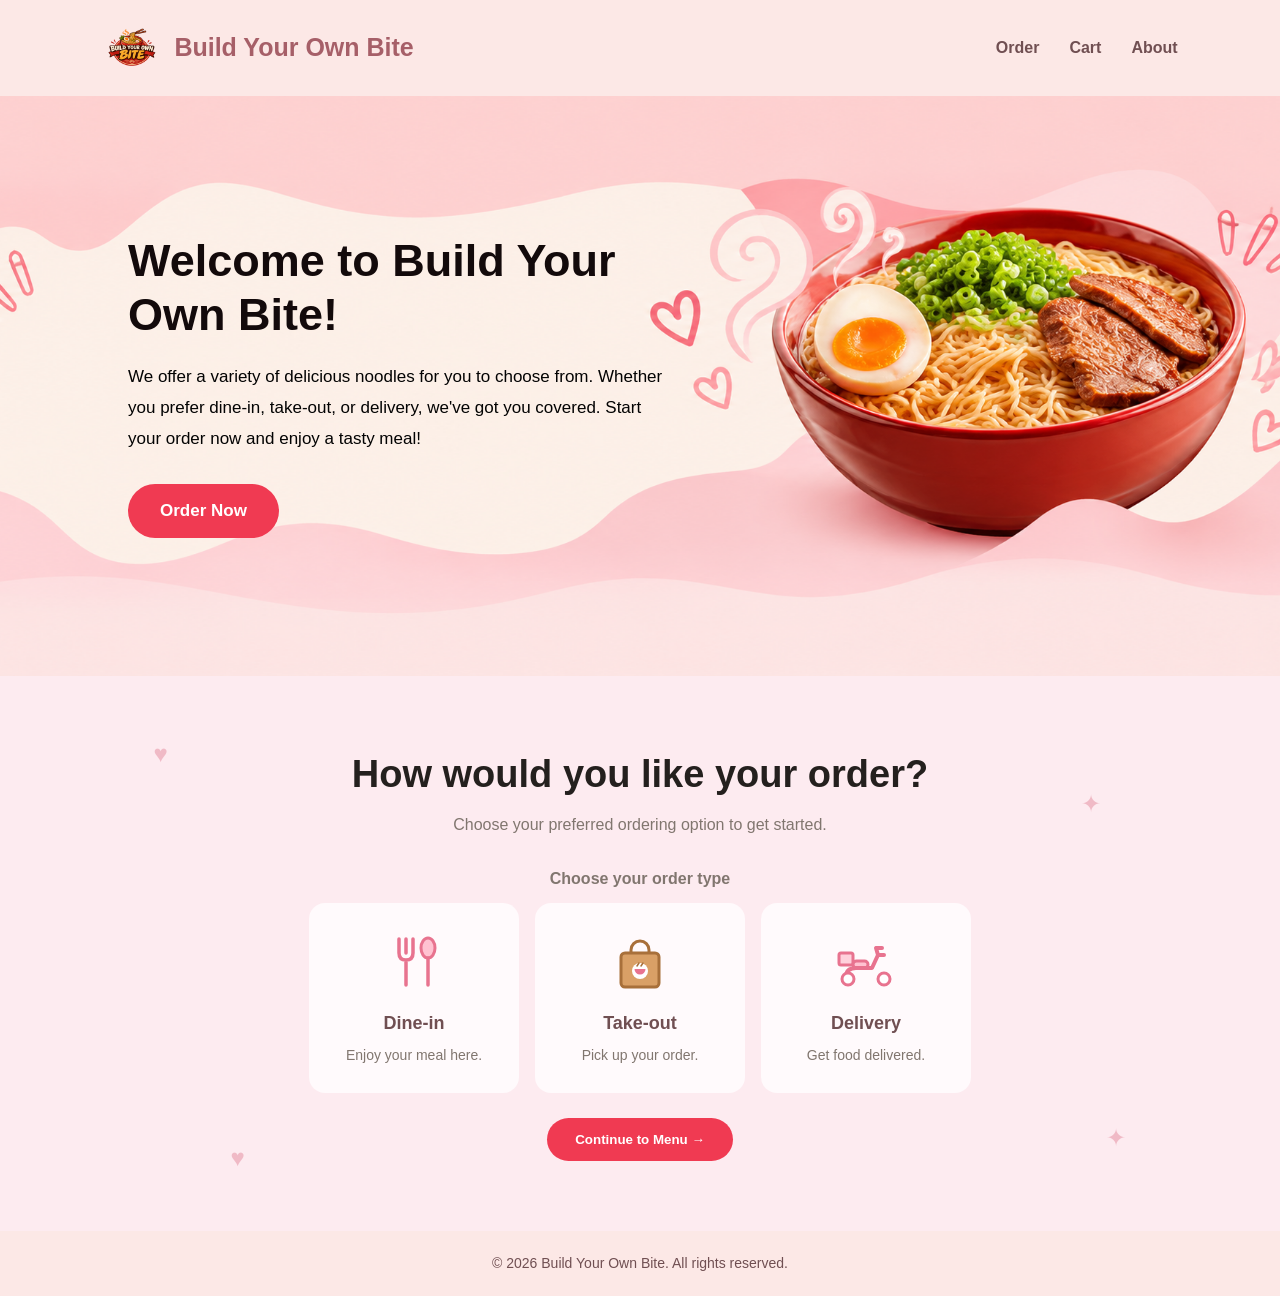
<file: index.html>
<!DOCTYPE html>
<html lang="en">
<head>
    <meta charset="UTF-8">
    <meta name="viewport" content="width=device-width, initial-scale=1.0">
    <title>Build Your Own Bite</title>
    <link rel="stylesheet" href="styles.css">
</head>

<body class="home">

    <!-- Navigation Bar -->
    <header>
        <nav class="navbar">

            <div class="brand">
                <img src="images/LOGO.png" alt="Build Your Own Bite Logo">
                <h2 class="logo">Build Your Own Bite</h2>
            </div>

            <ul>
                <li><a href="order.html">Order</a></li>
                <li><a href="cart.html">Cart</a></li>
                <li><a href="about.html">About</a></li>
            </ul>

        </nav>
    </header>


    <!-- Main / Welcome Section -->
    <section class="main">

        <div class="main-content">

            <h1>Welcome to Build Your Own Bite!</h1>

            <p>
                We offer a variety of delicious noodles for you to choose from.
                Whether you prefer dine-in, take-out, or delivery, we've got you covered.
                Start your order now and enjoy a tasty meal!
            </p>

            <a href="#start-order" class="order-btn">
                Order Now
            </a>

        </div>

    </section>


    <!-- Choose Order Type Section -->
    <section class="start-order" id="start-order">

        <span class="deco deco-1" aria-hidden="true">♥</span>
        <span class="deco deco-2" aria-hidden="true">✦</span>
        <span class="deco deco-3" aria-hidden="true">♥</span>
        <span class="deco deco-4" aria-hidden="true">✦</span>

        <h2>How would you like your order?</h2>

        <p class="start-subtitle">
            Choose your preferred ordering option to get started.
        </p>

        <fieldset id="order-type">

            <legend>Choose your order type</legend>

            <div class="option-row">

                <!-- DINE-IN -->
                <label class="option-card">

                    <input type="radio"
                           id="dine-in"
                           name="orderType"
                           value="dine-in">

                    <span class="option-icon">

                        <svg width="64" height="64" viewBox="0 0 64 64" aria-hidden="true">

                            <path d="M17 8V22M24 8V22M31 8V22M17 22Q17 29 24 29Q31 29 31 22M24 29V54"
                                  fill="none"
                                  stroke="#e8738f"
                                  stroke-width="3.5"
                                  stroke-linecap="round"
                                  stroke-linejoin="round"/>

                            <ellipse cx="46" cy="17" rx="7" ry="10"
                                     fill="#ffc2d1"
                                     stroke="#e8738f"
                                     stroke-width="3"/>

                            <path d="M46 27V54"
                                  stroke="#e8738f"
                                  stroke-width="3.5"
                                  stroke-linecap="round"/>

                        </svg>

                    </span>

                    <span class="option-label">Dine-in</span>
                    <span class="option-desc">Enjoy your meal here.</span>

                </label>


                <!-- TAKE-OUT -->
                <label class="option-card">

                    <input type="radio"
                           id="take-out"
                           name="orderType"
                           value="take-out">

                    <span class="option-icon">

                        <svg width="64" height="64" viewBox="0 0 64 64" aria-hidden="true">

                            <path d="M23 24V19A9 9 0 0 1 41 19V24"
                                  fill="none"
                                  stroke="#a8703a"
                                  stroke-width="3"
                                  stroke-linecap="round"/>

                            <rect x="13" y="22" width="38" height="34" rx="4"
                                  fill="#d9a066"
                                  stroke="#a8703a"
                                  stroke-width="3"/>

                            <circle cx="32" cy="40" r="8" fill="#fff"/>

                            <path d="M26.5 38H37.5A5.5 5.5 0 0 1 26.5 38Z"
                                  fill="#e8738f"/>

                            <path d="M29 35L31 32M33 35L35 32"
                                  stroke="#a8703a"
                                  stroke-width="1.5"
                                  stroke-linecap="round"/>

                        </svg>

                    </span>

                    <span class="option-label">Take-out</span>
                    <span class="option-desc">Pick up your order.</span>

                </label>


                <!-- DELIVERY -->
                <label class="option-card">

                    <input type="radio"
                           id="delivery"
                           name="orderType"
                           value="delivery">

                    <span class="option-icon">

                        <svg width="64" height="64" viewBox="0 0 64 64" aria-hidden="true">

                            <rect x="5" y="22" width="14" height="12" rx="2"
                                  fill="#ffd1dc"
                                  stroke="#e8738f"
                                  stroke-width="3"/>

                            <rect x="19" y="30" width="15" height="7" rx="3.5"
                                  fill="#ffc2d1"
                                  stroke="#e8738f"
                                  stroke-width="3"/>

                            <path d="M12 46Q12 37 22 37H38L44 24H50M44 24L42 17H48"
                                  fill="none"
                                  stroke="#e8738f"
                                  stroke-width="4"
                                  stroke-linecap="round"
                                  stroke-linejoin="round"/>

                            <circle cx="14" cy="48" r="6"
                                    fill="#fff"
                                    stroke="#e8738f"
                                    stroke-width="3"/>

                            <circle cx="50" cy="48" r="6"
                                    fill="#fff"
                                    stroke="#e8738f"
                                    stroke-width="3"/>

                        </svg>

                    </span>

                    <span class="option-label">Delivery</span>
                    <span class="option-desc">Get food delivered.</span>

                </label>

            </div>

        </fieldset>


        <!-- Delivery Address -->
        <div id="address-section" hidden>

            <label for="address">Delivery address</label>

            <input type="text"
                   id="address"
                   name="address"
                   placeholder="Enter street, barangay, and city"
                   autocomplete="street-address">

        </div>


        <!-- Continue Button -->
        <button type="button" id="continue-btn">
            Continue to Menu →
        </button>

        <p id="home-message"></p>

    </section>


    <!-- Footer -->
    <footer>
        <p>&copy; 2026 Build Your Own Bite. All rights reserved.</p>
    </footer>

    <script>
        const continueButton = document.getElementById('continue-btn');
        const homeMessage = document.getElementById('home-message');
        const addressSection = document.getElementById('address-section');
        const addressInput = document.getElementById('address');
        const orderTypeOptions = document.querySelectorAll('input[name="orderType"]');

        orderTypeOptions.forEach(function (option) {
            option.addEventListener('change', function () {
                const isDelivery = option.value === 'delivery';
                addressSection.hidden = !isDelivery;
                addressInput.required = isDelivery;
                homeMessage.textContent = '';
            });
        });

        continueButton.addEventListener('click', function () {
            const selectedOrderType = document.querySelector('input[name="orderType"]:checked');

            if (selectedOrderType === null) {
                homeMessage.textContent = 'Please choose your order type first.';
                homeMessage.style.color = '#d0374a';
                return;
            }

            if (selectedOrderType.value === 'delivery' && addressInput.value.trim() === '') {
                homeMessage.textContent = 'Please enter your delivery address.';
                homeMessage.style.color = '#d0374a';
                addressInput.focus();
                return;
            }

            localStorage.setItem('orderType', selectedOrderType.value);
            if (selectedOrderType.value === 'delivery') {
                sessionStorage.setItem('deliveryAddress', addressInput.value.trim());
            } else {
                sessionStorage.removeItem('deliveryAddress');
            }
            window.location.href = 'order.html#noodles';
        });
    </script>

</body>
</html>
</file>
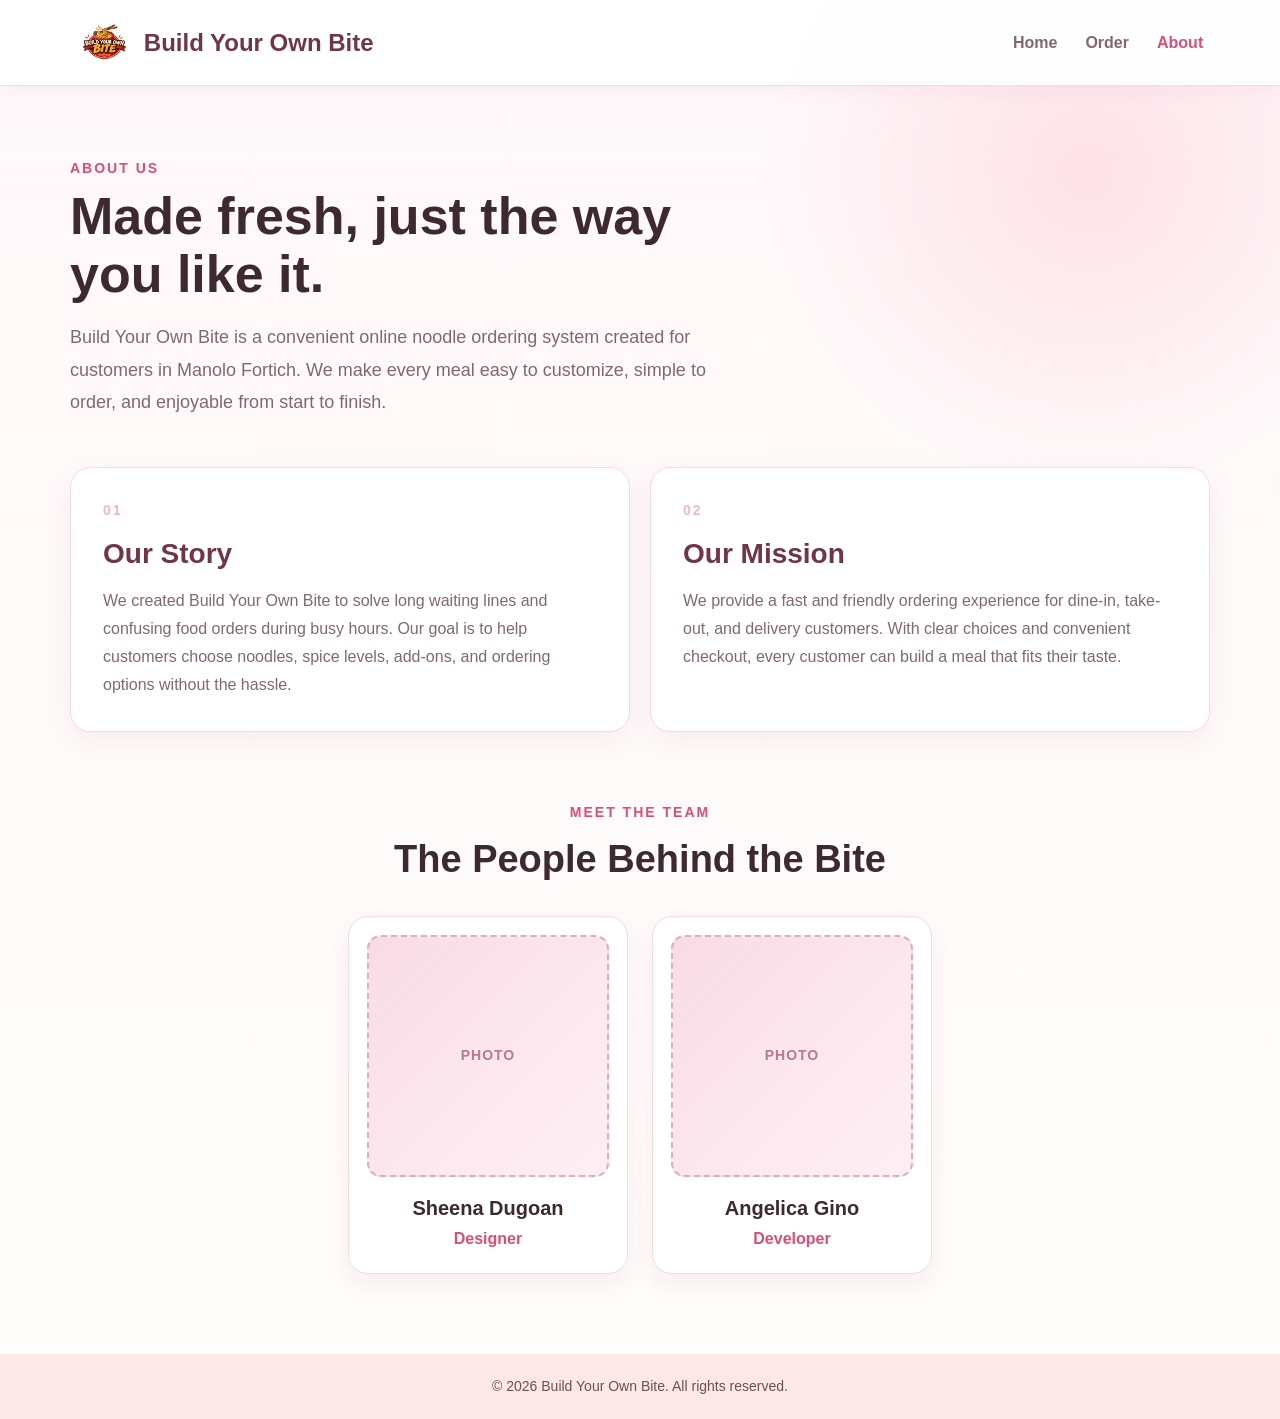
<file: about.html>
<!DOCTYPE html>
<html lang="en">
<head>
    <meta charset="UTF-8">
    <meta name="viewport" content="width=device-width, initial-scale=1.0">
    <title>About Us | Build Your Own Bite</title>
    <link rel="stylesheet" href="styles.css">
</head>
<body class="about-page">

    <header class="site-header">
        <a class="brand" href="index.html" aria-label="Build Your Own Bite home">
            <img src="images/LOGO.png" alt="Build Your Own Bite logo" class="site-logo">
            <span class="brand-name">Build Your Own Bite</span>
        </a>
        <nav class="about-nav" aria-label="Main navigation">
            <a href="index.html">Home</a>
            <a href="order.html">Order</a>
            <a class="active" href="about.html" aria-current="page">About</a>
        </nav>
    </header>

    <main>
        <section class="about-hero">
            <p class="eyebrow">ABOUT US</p>
            <h1>Made fresh, just the way you like it.</h1>
            <p class="about-intro">
                Build Your Own Bite is a convenient online noodle ordering system created
                for customers in Manolo Fortich. We make every meal easy to customize,
                simple to order, and enjoyable from start to finish.
            </p>
        </section>

        <section class="about-story" aria-labelledby="story-heading">
            <div class="story-card">
                <span class="story-number">01</span>
                <h2 id="story-heading">Our Story</h2>
                <p>
                    We created Build Your Own Bite to solve long waiting lines and confusing
                    food orders during busy hours. Our goal is to help customers choose
                    noodles, spice levels, add-ons, and ordering options without the hassle.
                </p>
            </div>

            <div class="story-card">
                <span class="story-number">02</span>
                <h2>Our Mission</h2>
                <p>
                    We provide a fast and friendly ordering experience for dine-in,
                    take-out, and delivery customers. With clear choices and convenient
                    checkout, every customer can build a meal that fits their taste.
                </p>
            </div>
        </section>

        <section class="team-section" aria-labelledby="team-heading">
            <div class="team-heading">
                <p class="eyebrow">MEET THE TEAM</p>
                <h2 id="team-heading">The People Behind the Bite</h2>
            </div>

            <div class="team-grid">
                <article class="team-card">
                    <div class="team-photo" aria-label="Sheena Dugoan profile picture placeholder">
                        <span>Photo</span>
                    </div>
                    <h3>Sheena Dugoan</h3>
                    <p class="team-role">Designer</p>
                </article>

                <article class="team-card">
                    <div class="team-photo" aria-label="Angelica Gino profile picture placeholder">
                        <span>Photo</span>
                    </div>
                    <h3>Angelica Gino</h3>
                    <p class="team-role">Developer</p>
                </article>
            </div>
        </section>
    </main>

    <footer class="about-footer">
        <p>&copy; 2026 Build Your Own Bite. All rights reserved.</p>
    </footer>

</body>
</html>
</file>
<file: styles.css>
* {
    margin: 0;
    padding: 0;
    box-sizing: border-box;
    font-family: Arial, Helvetica, sans-serif;
}

html {
    scroll-behavior: smooth;
}

body {
    line-height: 1.5;
    background-color: #fff8f0;
    color: #24201e;
}

.home {
    min-height: 100vh;
    background-color: #fdebf0;
    color: #514342;
}

/* NAVIGATION BAR */
.home header {
    background: #fce8e6;
    padding: 18px 8%;
    box-shadow: 0 2px 10px rgba(120, 70, 70, 0.08);
}

.home .navbar {
    display: flex;
    justify-content: space-between;
    align-items: center;
}

/* BRAND LOGO */
.home .brand {
    display: flex;
    align-items: center;
    gap: 12px;
}

.home .brand img {
    width: 60px;
    height: 60px;
    object-fit: contain;
}

.home .logo {
    color: #a65f68;
    font-size: 25px;
    font-weight: bold;
}

/* NAVIGATION LINKS */
.home .navbar ul {
    display: flex;
    list-style: none;
    gap: 30px;
}

.home .navbar ul li a {
    text-decoration: none;
    color: #704f52;
    font-size: 16px;
    font-weight: bold;
    transition: 0.3s;
}

.home .navbar ul li a:hover {
    color: #d37a84;
}

/* MAIN / HERO SECTION */
.home .main {
    min-height: 580px;
    display: flex;
    justify-content: space-between;
    align-items: center;
    padding: 70px 10%;
    gap: 50px;
    background-image: url("images/bg.png");
    background-size: cover;
    background-position: center;
    background-repeat: no-repeat;
    margin-bottom: 0;
}

.home .start-order {
    position: relative;
    min-height: 520px;
    padding: 70px 8%;
    background: #fdebf0;
    text-align: center;
    overflow: hidden;
    scroll-margin-top: 20px;
}

.home .start-order h2 {
    position: relative;
    z-index: 1;
    margin-bottom: 10px;
    font-size: 38px;
    color: #24201e;
}

.home .start-subtitle {
    position: relative;
    z-index: 1;
    margin-bottom: 30px;
    color: #81766f;
}

.home #order-type {
    border: 0;
    margin: 0 auto 25px;
    padding: 0;
    max-width: 720px;
}

.home #order-type legend {
    width: 100%;
    margin-bottom: 12px;
    color: #81766f;
    font-weight: bold;
}

.home .option-row {
    display: flex;
    justify-content: center;
    gap: 16px;
}

.home .option-card {
    position: relative;
    width: 210px;
    min-height: 190px;
    display: flex;
    flex-direction: column;
    align-items: center;
    justify-content: center;
    gap: 8px;
    padding: 20px;
    background: #fffafc;
    border: 2px solid transparent;
    border-radius: 16px;
    text-align: center;
    cursor: pointer;
    transition: 0.2s;
}

.home .option-card input {
    position: absolute;
    opacity: 0;
}

.home .option-icon {
    min-height: 64px;
}

.home .option-label {
    color: #704f52;
    font-size: 18px;
    font-weight: bold;
}

.home .option-desc {
    color: #81766f;
    font-size: 14px;
}

.home .option-card:hover,
.home .option-card:has(input:checked) {
    border-color: #e8738f;
    background: #ffffff;
    box-shadow: 0 8px 20px rgba(232, 115, 143, 0.14);
}

.home #continue-btn {
    display: block;
    margin: 0 auto;
    border: 0;
    border-radius: 30px;
    padding: 14px 28px;
    background: #f03a52;
    color: #ffffff;
    font-weight: bold;
    cursor: pointer;
}

.home #address-section {
    max-width: 420px;
    margin: 0 auto 20px;
}

.home #address-section input {
    width: 100%;
    margin-top: 8px;
    border: 1px solid #e7ccd4;
    border-radius: 10px;
    padding: 12px;
}

.home .deco {
    position: absolute;
    color: #e99aab;
    font-size: 24px;
    opacity: 0.6;
}

.home .deco-1 {
    top: 60px;
    left: 12%;
}

.home .deco-2 {
    top: 110px;
    right: 14%;
}

.home .deco-3 {
    bottom: 55px;
    left: 18%;
}

.home .deco-4 {
    bottom: 75px;
    right: 12%;
}

.home .main-content {
    max-width: 550px;
}

.home .main-content h1 {
    font-size: 45px;
    color: #130a0b;
    margin-bottom: 20px;
    line-height: 1.2;
}

.home .main-content p {
    font-size: 17px;
    line-height: 1.8;
    color: #030303;
    margin-bottom: 30px;
}

/* ORDER BUTTON */
.home .order-btn {
    display: inline-block;
    background-color: #f03a52;
    color: white;
    text-decoration: none;
    padding: 14px 32px;
    border-radius: 30px;
    font-size: 17px;
    font-weight: bold;
    transition: 0.3s;
}

.home .order-btn:hover {
    background-color: #bd6f7a;
    transform: translateY(-3px);
}

.main {
    display: flex;
    align-items: center;
    justify-content: space-between;
    min-height: 600px;
    padding: 60px 10%;
    gap: 40px;
}

.main-content {
    flex: 1;
    max-width: 650px;
}

@media (max-width: 768px) {
    .main {
        flex-direction: column;
        text-align: center;
        padding: 40px 6%;
    }

    .main-content {
        width: 100%;
    }
}

/* FOOTER */
.home footer {
    background-color: #fce8e6;
    color: #704f52;
    text-align: center;
    padding: 22px;
    font-size: 14px;
}

/* HOMEPAGE RESPONSIVE DESIGN */
@media (max-width: 768px) {
    .home .navbar {
        flex-direction: column;
        gap: 18px;
    }

    .home .navbar ul {
        gap: 20px;
    }

    .home .main {
        flex-direction: column;
        text-align: center;
        padding: 55px 7%;
    }

    .home .main-content h1 {
        font-size: 34px;
    }

    .home .start-order {
        padding: 55px 6%;
    }

    .home .start-order h2 {
        font-size: 30px;
    }

    .home .option-row {
        flex-direction: column;
        align-items: center;
    }

    .home .option-card {
        width: min(320px, 100%);
        min-height: 150px;
    }

    .home .noodle-card {
        width: 100%;
        max-width: 320px;
    }
}

@media (max-width: 480px) {
    .home .logo {
        font-size: 21px;
    }

    .home .navbar ul {
        gap: 15px;
    }

    .home .navbar ul li a {
        font-size: 14px;
    }

    .home .main-content h1 {
        font-size: 29px;
    }

    .home .main-content p {
        font-size: 15px;
    }
}

/* =================================
   ORDER PAGE STYLES
================================= */

:root {
    --primary: #d84f79;
    --primary-dark: #b93661;
    --background: #fff7f9;
    --card: #ffffff;
    --text: #3d2932;
    --muted: #806873;
    --border: #f1dce4;
    --peach: #fff0f5;
}

/* ORDER PAGE BACKGROUND */
.order-page {
    background: linear-gradient(180deg, #fff0f5 0, var(--background) 360px);
    color: var(--text);
    min-height: 100vh;
}

/* ORDER PAGE HEADER */
.order-page .site-header {
    display: flex;
    align-items: center;
    gap: 12px;
    padding: 15px max(6%, calc((100% - 1180px) / 2));
    background-color: rgba(255, 255, 255, 0.94);
    border-bottom: 1px solid var(--border);
    box-shadow: 0 4px 18px rgba(134, 54, 82, 0.06);
}

/* BRAND LOGO */
.order-page .site-logo {
    width: 55px;
    height: 55px;
    object-fit: contain;
}

.order-page .brand-name {
    font-size: 24px;
    font-weight: bold;
    color: #71354a;
}

/* ORDER PAGE MAIN */
.order-page main {
    width: 100%;
    max-width: 1180px;
    margin: 0 auto;
    padding: 26px 20px 72px;
}

/* SMALL HEADING */
.order-page .eyebrow {
    color: var(--primary);
    font-size: 14px;
    font-weight: bold;
    letter-spacing: 2px;
    margin-bottom: 8px;
}

/* MAIN HEADING */
.order-page .main-heading {
    font-size: 52px;
    font-weight: 800;
    line-height: 1.15;
    color: var(--text);
    margin-bottom: 28px;
}
/* =================================
   ORDER TYPE OPTIONS
================================= */

.order-page #order-type {
    border: 1px solid var(--border);
    background: linear-gradient(135deg, #fff 0%, #fff0f5 100%);
    border-radius: 20px;
    padding: 20px 24px 24px;
    margin-bottom: 30px;
    text-align: center;
    box-shadow: 0 10px 28px rgba(134, 54, 82, 0.07);
}

.order-page #order-type legend {
    font-size: 18px;
    font-weight: bold;
    color: #71354a;
    padding: 0;
    margin: 0 auto 10px;
}

.order-page .option-row {
    display: flex;
    justify-content: center;
    gap: 14px;
    flex-wrap: wrap;
    max-width: 720px;
    margin: 0 auto;
}

.order-page .option-card {
    position: relative;
    flex: 1;
    min-width: 140px;
    display: flex;
    flex-direction: column;
    align-items: center;
    gap: 7px;
    padding: 16px;
    background-color: rgba(255, 255, 255, 0.82);
    border: 1px solid var(--border);
    border-radius: 15px;
    text-align: center;
    cursor: pointer;
    box-shadow: 0 4px 12px rgba(134, 54, 82, 0.04);
    transition: transform 0.2s, border-color 0.2s, box-shadow 0.2s, background-color 0.2s;
}

.order-page .option-card input {
    position: absolute;
    opacity: 0;
    pointer-events: none;
}

.order-page .option-icon {
    font-size: 26px;
}

.order-page .option-label {
    font-weight: bold;
    color: var(--text);
}

.order-page .option-card:hover,
.order-page .option-card:has(input:focus-visible) {
    transform: translateY(-2px);
    border-color: var(--primary);
    box-shadow: 0 8px 18px rgba(216, 79, 121, 0.12);
}

.order-page .option-card:has(input:checked) {
    background-color: #fff7fa;
    border-color: var(--primary);
    box-shadow: 0 6px 18px rgba(216, 79, 121, 0.14);
}

.order-page .option-card:has(input:checked) .option-label {
    color: var(--primary);
}

/* =================================
   DELIVERY ADDRESS
================================= */

.order-page #address-section {
    background: #fff;
    border: 1px solid var(--border);
    border-radius: 16px;
    padding: 18px;
    margin: -12px 0 28px;
    box-shadow: 0 6px 18px rgba(134, 54, 82, 0.05);
}

.order-page #address-section[hidden],
.order-page #payment-section[hidden] {
    display: none;
}

.order-page #address-section label {
    display: block;
    font-weight: bold;
    margin-bottom: 8px;
    color: #71354a;
}

.order-page #address {
    display: block;
    width: 100%;
    padding: 12px;
    border: 1px solid var(--border);
    border-radius: 10px;
    outline: none;
    color: var(--text);
    background: #fffafb;
}

.order-page #address:focus {
    border-color: var(--primary);
}

/* =================================
   CATEGORY NAVIGATION
================================= */

.order-page #categories {
    position: sticky;
    top: 10px;
    z-index: 100;
    display: flex;
    justify-content: center;
    gap: 34px;
    width: calc(100% - 40px);
    max-width: 900px;
    padding: 7px 18px;
    margin: 0 auto 32px;
    background-color: rgba(255, 255, 255, 0.96);
    border: 1px solid var(--border);
    border-radius: 18px;
    box-shadow: 0 8px 24px rgba(134, 54, 82, 0.09);
}

/* CATEGORY BUTTONS */
.order-page #categories button {
    display: flex;
    flex-direction: column;
    align-items: center;
    gap: 2px;
    padding: 4px 8px 5px;
    border: none;
    border-bottom: 3px solid transparent;
    background: transparent;
    color: var(--muted);
    font-size: 17px;
    font-weight: bold;
    cursor: pointer;
    transition: 0.2s;
}

.order-page #categories img {
    width: 44px;
    height: 44px;
    object-fit: cover;
    border-radius: 14px;
    box-shadow: 0 3px 9px rgba(50, 20, 32, 0.12);
}

.order-page #categories button:hover,
.order-page #categories button:focus {
    color: var(--primary);
    border-bottom-color: var(--primary);
}

/* =================================
   FOOD CATEGORY SECTIONS
================================= */

.order-page section {
    scroll-margin-top: 100px;
    margin-bottom: 30px;
}

.order-page section h2 {
    color: #71354a;
    font-size: 29px;
    margin-bottom: 18px;
    padding: 0 0 10px 14px;
    border-bottom: 2px solid var(--border);
    border-left: 5px solid var(--primary);
}

/* =================================
   FOOD SELECTION FIELDSETS
================================= */

.order-page fieldset {
    background-color: var(--card);
    border: 1px solid var(--border);
    border-radius: 16px;
    padding: 20px 22px;
    margin-bottom: 20px;
    box-shadow: 0 6px 20px rgba(134, 54, 82, 0.045);
}

.order-page legend {
    font-size: 16px;
    font-weight: bold;
    color: #71354a;
    padding: 0 10px;
}

.order-page fieldset > div:not(.product-grid):not(.option-row):not([hidden]) {
    display: inline-flex;
    align-items: center;
    min-height: 40px;
    margin: 4px 6px 4px 0;
    padding: 8px 12px;
    border: 1px solid #f5e4ea;
    border-radius: 10px;
    background: #fff8fa;
}

.order-page fieldset label {
    cursor: pointer;
}

/* RADIO BUTTONS AND CHECKBOXES */
.order-page input[type="radio"],
.order-page input[type="checkbox"] {
    accent-color: var(--primary);
    margin-right: 8px;
}

.order-page input:disabled + label {
    color: #999;
    cursor: not-allowed;
}

/* =================================
   PRODUCT CARDS
================================= */

.order-page .product-grid {
    display: grid;
    grid-template-columns: repeat(3, 1fr);
    gap: 18px;
}

.order-page .product-card {
    position: relative;
    display: flex;
    flex-direction: column;
    background-color: var(--card);
    border: 1px solid var(--border);
    border-radius: 17px;
    overflow: hidden;
    cursor: pointer;
    box-shadow: 0 5px 16px rgba(66, 34, 46, 0.06);
    transition: transform 0.2s, border-color 0.2s, box-shadow 0.2s;
}

.order-page .product-card:hover {
    transform: translateY(-4px);
    box-shadow: 0 12px 24px rgba(134, 54, 82, 0.12);
}

.order-page .product-card input {
    position: absolute;
    opacity: 0;
    pointer-events: none;
}

.order-page .product-card img {
    width: 100%;
    height: 190px;
    object-fit: cover;
    background-color: var(--peach);
}

.order-page .product-info {
    padding: 14px 16px 16px;
}

.order-page .product-info h3 {
    font-size: 17px;
    margin-bottom: 6px;
    color: var(--text);
}

.order-page .product-info h3 span {
    display: block;
    font-size: 12px;
    font-weight: normal;
    color: var(--muted);
}

.order-page .product-info p {
    font-size: 13px;
    color: var(--muted);
    margin-bottom: 8px;
}

.order-page .product-info .price {
    display: inline-block;
    font-size: 15px;
    font-weight: bold;
    color: var(--primary-dark);
    margin: 2px 0 0;
    padding: 4px 10px;
    border-radius: 999px;
    background-color: #ffedf3;
}

.order-page .product-card:has(input:checked) {
    border-color: var(--primary);
    background-color: #fff5f8;
    box-shadow: 0 0 0 3px rgba(216, 79, 121, 0.12), 0 10px 22px rgba(134, 54, 82, 0.1);
}

.order-page .product-card:has(input:disabled) {
    opacity: 0.5;
    cursor: not-allowed;
}

.order-page .product-card:has(input:disabled):hover {
    transform: none;
}

/* =================================
   PAYMENT SECTION
================================= */

.order-page #payment-section {
    background-color: white;
    border: 1px solid var(--border);
    border-radius: 16px;
    padding: 20px 22px;
    margin-bottom: 20px;
}

/* =================================
   PLACE ORDER BUTTON
================================= */

.order-page #place-order {
    display: block;
    width: min(100%, 460px);
    padding: 16px 24px;
    margin: 28px auto 0;
    border: none;
    border-radius: 999px;
    background: linear-gradient(135deg, #e8738f, var(--primary-dark));
    color: white;
    font-size: 18px;
    font-weight: bold;
    cursor: pointer;
    box-shadow: 0 8px 18px rgba(185, 54, 97, 0.2);
    transition: transform 0.2s, box-shadow 0.2s, filter 0.2s;
}

.order-page #place-order:hover {
    filter: brightness(0.96);
    transform: translateY(-2px);
    box-shadow: 0 12px 22px rgba(185, 54, 97, 0.25);
}

/* =================================
   MESSAGE
================================= */

.order-page #message {
    color: #d32f2f;
    font-weight: bold;
    margin: 15px 0;
}

/* =================================
   ORDER SUMMARIES
================================= */

.order-page #order-summary,
.order-page #address-summary,
.order-page #noodle-summary,
.order-page #spice-summary,
.order-page #addon-summary,
.order-page #drink-summary,
.order-page #dessert-summary,
.order-page #payment-summary {
    background-color: #fff;
    border: 1px solid var(--border);
    border-left: 4px solid var(--primary);
    padding: 12px 15px;
    margin: 8px 0;
    border-radius: 10px;
}

/* HIDE EMPTY SUMMARIES */
.order-page #message:empty,
.order-page #order-summary:empty,
.order-page #address-summary:empty,
.order-page #noodle-summary:empty,
.order-page #spice-summary:empty,
.order-page #addon-summary:empty,
.order-page #drink-summary:empty,
.order-page #dessert-summary:empty,
.order-page #payment-summary:empty {
    display: none;
}

/* =================================
   ORDER PAGE RESPONSIVE DESIGN
================================= */

@media (max-width: 768px) {

    .order-page .site-header {
        padding: 12px 5%;
    }

    .order-page .site-logo {
        width: 48px;
        height: 48px;
    }

    .order-page .brand-name {
        font-size: 20px;
    }

    .order-page main {
        padding: 32px 18px 45px;
    }

    .order-page .main-heading {
        font-size: 38px;
    }

    .order-page #categories {
        gap: 20px;
    }

    .order-page #categories button {
        font-size: 15px;
    }

    .order-page .product-grid {
        grid-template-columns: repeat(2, 1fr);
    }

    .order-page .product-card img {
        height: 165px;
    }
}

@media (max-width: 480px) {

    .order-page .brand-name {
        font-size: 18px;
    }

    .order-page .site-logo {
        width: 42px;
        height: 42px;
    }

    .order-page main {
        padding: 25px 14px 40px;
    }

    .order-page .main-heading {
        font-size: 32px;
    }

    .order-page .eyebrow {
        font-size: 12px;
    }

    .order-page .option-row {
        gap: 8px;
    }

    .order-page .option-card {
        min-width: 0;
        flex: 1;
        padding: 11px 8px;
        font-size: 13px;
    }

    .order-page #categories {
        gap: 10px;
        width: calc(100% - 20px);
        padding: 8px 6px;
    }

    .order-page #categories button {
        font-size: 14px;
    }

    .order-page section h2 {
        font-size: 24px;
    }

    .order-page fieldset {
        padding: 16px 14px;
    }

    .order-page .product-grid {
        grid-template-columns: 1fr;
    }

    .order-page .product-card img {
        height: 200px;
    }

    .order-page #place-order {
        font-size: 16px;
    }
}

/* =================================
   ABOUT PAGE STYLES
================================= */

.about-page {
    min-height: 100vh;
    background:
        radial-gradient(circle at 85% 12%, #fde1e8 0, transparent 20rem),
        linear-gradient(180deg, #fff8fa 0, #fffdfb 100%);
    color: var(--text);
}

.about-page .site-header {
    display: flex;
    align-items: center;
    justify-content: space-between;
    gap: 24px;
    padding: 15px max(6%, calc((100% - 1180px) / 2));
    background: rgba(255, 255, 255, 0.94);
    border-bottom: 1px solid var(--border);
    box-shadow: 0 4px 18px rgba(134, 54, 82, 0.06);
}

.about-page .brand {
    display: flex;
    align-items: center;
    gap: 12px;
    color: #71354a;
    text-decoration: none;
}

.about-page .site-logo {
    width: 55px;
    height: 55px;
    object-fit: contain;
}

.about-page .brand-name {
    font-size: 24px;
    font-weight: bold;
}

.about-nav {
    display: flex;
    align-items: center;
    gap: 28px;
}

.about-nav a {
    color: var(--muted);
    font-weight: bold;
    text-decoration: none;
}

.about-nav a:hover,
.about-nav a.active {
    color: var(--primary);
}

.about-page main {
    width: 100%;
    max-width: 1180px;
    margin: 0 auto;
    padding: 72px 20px 80px;
}

.about-hero {
    max-width: 760px;
    margin-bottom: 48px;
}

.about-hero .eyebrow,
.team-heading .eyebrow {
    margin-bottom: 8px;
    color: var(--primary);
    font-size: 14px;
    font-weight: bold;
    letter-spacing: 2px;
}

.about-hero h1 {
    max-width: 700px;
    margin-bottom: 18px;
    color: var(--text);
    font-size: 52px;
    line-height: 1.12;
}

.about-intro {
    max-width: 680px;
    color: var(--muted);
    font-size: 18px;
    line-height: 1.8;
}

.about-story {
    display: grid;
    grid-template-columns: repeat(2, 1fr);
    gap: 20px;
    margin-bottom: 70px;
}

.story-card {
    position: relative;
    padding: 32px;
    overflow: hidden;
    background: #fff;
    border: 1px solid var(--border);
    border-radius: 20px;
    box-shadow: 0 10px 28px rgba(134, 54, 82, 0.07);
}

.story-number {
    display: block;
    margin-bottom: 12px;
    color: #edb8c7;
    font-size: 14px;
    font-weight: bold;
    letter-spacing: 2px;
}

.story-card h2 {
    margin-bottom: 12px;
    color: #71354a;
    font-size: 28px;
}

.story-card p {
    color: var(--muted);
    line-height: 1.75;
}

.team-section {
    text-align: center;
}

.team-heading {
    margin-bottom: 28px;
}

.team-heading h2 {
    color: var(--text);
    font-size: 38px;
}

.team-grid {
    display: grid;
    grid-template-columns: repeat(2, minmax(0, 280px));
    justify-content: center;
    gap: 24px;
}

.team-card {
    padding: 18px 18px 22px;
    background: #fff;
    border: 1px solid var(--border);
    border-radius: 20px;
    box-shadow: 0 10px 24px rgba(134, 54, 82, 0.08);
}

.team-photo {
    display: flex;
    align-items: center;
    justify-content: center;
    aspect-ratio: 1 / 1;
    margin-bottom: 16px;
    background: linear-gradient(135deg, #f8dce5, #fff0f5);
    border: 2px dashed #dfadbb;
    border-radius: 14px;
    color: #b77b8c;
    font-size: 14px;
    font-weight: bold;
    letter-spacing: 1px;
    text-transform: uppercase;
}

.team-card h3 {
    color: var(--text);
    font-size: 20px;
}

.team-role {
    margin-top: 4px;
    color: var(--primary);
    font-weight: bold;
}

.about-footer {
    background-color: #fce8e6;
    color: #704f52;
    text-align: center;
    padding: 22px;
    font-size: 14px;
}

@media (max-width: 768px) {
    .about-page .site-header {
        align-items: flex-start;
        padding: 12px 5%;
    }

    .about-page .brand-name {
        font-size: 20px;
    }

    .about-page .site-logo {
        width: 48px;
        height: 48px;
    }

    .about-nav {
        gap: 14px;
        padding-top: 12px;
    }

    .about-page main {
        padding: 50px 18px 60px;
    }

    .about-hero h1 {
        font-size: 38px;
    }

    .about-story {
        grid-template-columns: 1fr;
    }

    .team-heading h2 {
        font-size: 32px;
    }
}

@media (max-width: 480px) {
    .about-page .site-header {
        flex-direction: column;
        align-items: center;
    }

    .about-page .brand-name {
        font-size: 18px;
    }

    .about-nav {
        width: 100%;
        justify-content: center;
        padding-top: 0;
    }

    .about-page main {
        padding-top: 38px;
    }

    .about-hero h1 {
        font-size: 32px;
    }

    .about-intro {
        font-size: 16px;
    }

    .story-card {
        padding: 24px;
    }

    .team-grid {
        grid-template-columns: 1fr;
        max-width: 280px;
        margin: 0 auto;
    }
}
</file>
